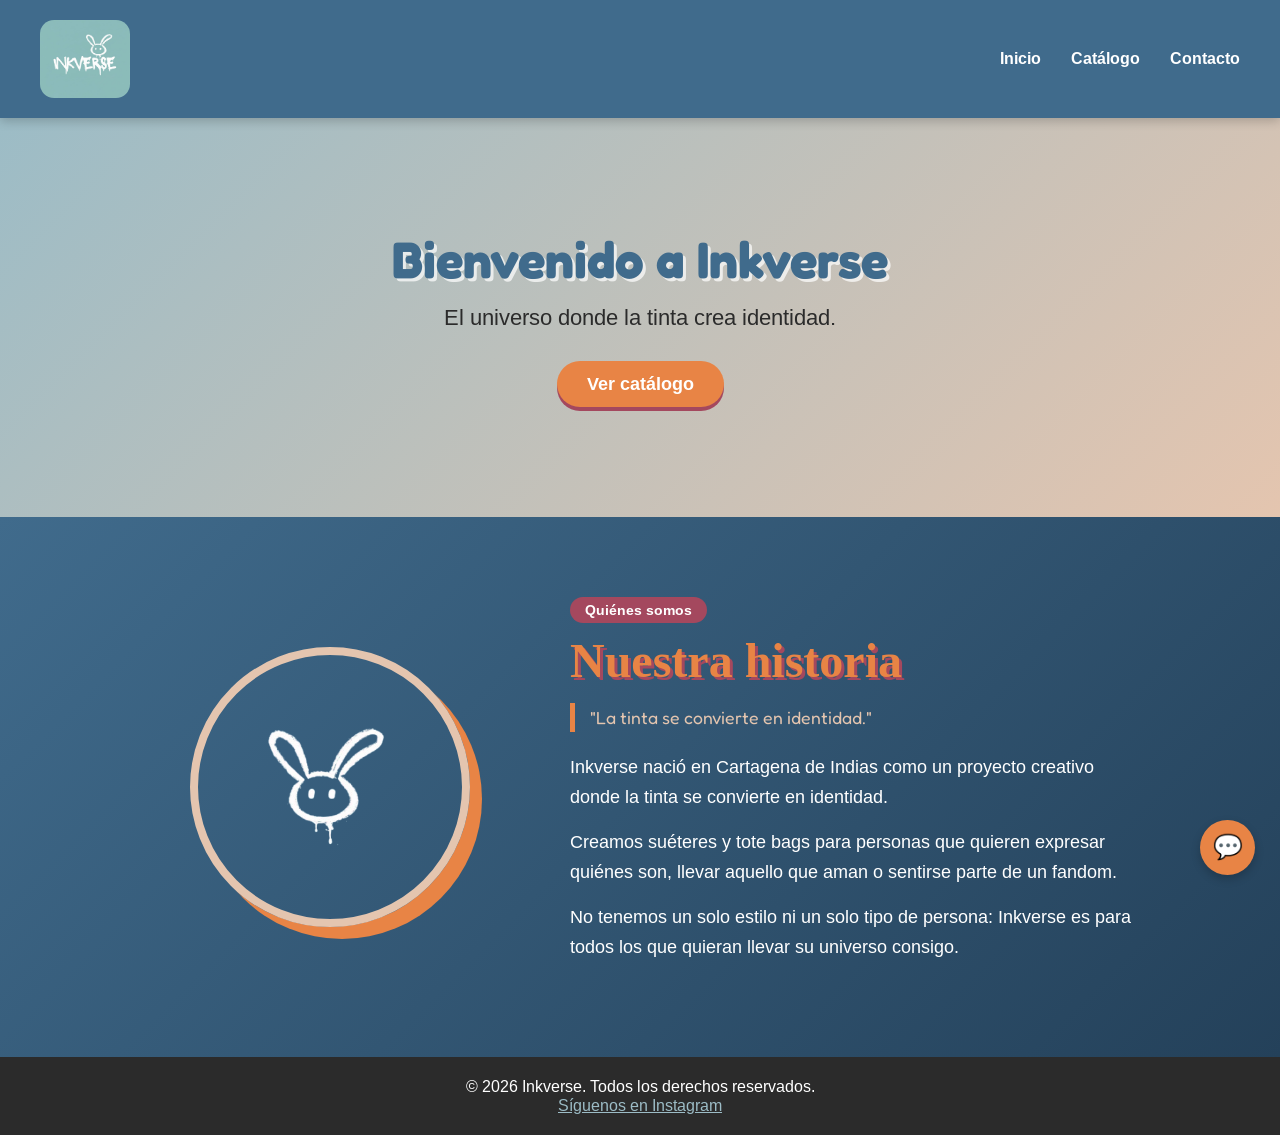
<file: index.html>
<!DOCTYPE html>
<html lang="es">
<head>
  <meta charset="UTF-8">
  <meta name="viewport" content="width=device-width, initial-scale=1.0">
  <title>Inkverse | Sueters y Totebags Personalizados</title>
  <link rel="icon" href="assets/conejo.png">
  <link rel="preconnect" href="https://fonts.googleapis.com">
<link href="https://fonts.googleapis.com/css2?family=Fredoka:wght@400;600;700&family=Arimo:wght@400;700&family=Permanent+Marker&display=swap" rel="stylesheet">
  <link rel="stylesheet" href="style.css">
</head>
 
<body>

  <!-- ENCABEZADO: el logo y el menú de navegación -->
  <header>
    <img src="assets/logo.png" alt="Logo Inkverse" class="logo">
    <nav>
      <ul>
        <li><a href="#inicio">Inicio</a></li>
        <li><a href="catalogo.html">Catálogo</a></li>
        <li><a href="contacto.html">Contacto</a></li>
      </ul>
    </nav>
  </header>

  <!-- HERO: lo primero y más grande que ve el usuario -->
  <section id="inicio" class="hero">
    <h1>Bienvenido a Inkverse</h1>
    <p>El universo donde la tinta crea identidad.</p>
    <a href="catalogo.html" class="btn">Ver catálogo</a>
  </section>

  <!-- SOBRE NOSOTROS: quiénes son -->
  <section class="sobre-nosotros">
    <div class="historia-contenedor">

      <div class="historia-imagen">
        <img src="assets/conejo.png" alt="Conejo mascota de Inkverse">
      </div>

      <div class="historia-texto">
        <span class="etiqueta">Quiénes somos</span>
        <h2>Nuestra historia</h2>
        <p class="frase-destacada">"La tinta se convierte en identidad."</p>
        <p>Inkverse nació en Cartagena de Indias como un proyecto creativo donde la tinta se convierte en identidad.</p>
        <p>Creamos suéteres y tote bags para personas que quieren expresar quiénes son, llevar aquello que aman o sentirse parte de un fandom.</p>
        <p>No tenemos un solo estilo ni un solo tipo de persona: Inkverse es para todos los que quieran llevar su universo consigo.</p>
      </div>

    </div>
  </section>

  <!-- PIE DE PÁGINA -->
  <footer>
    <p>&copy; 2026 Inkverse. Todos los derechos reservados.</p>
    <a href="https://www.instagram.com/inkverse_ctg" target="_blank">Síguenos en Instagram</a>
  </footer>
 <!-- CHATBOT -->
  <div id="chat-burbuja">💬</div>

  <div id="chat-caja" class="oculto">
    <div class="chat-header">
      <span>Inkbot 🐰</span>
      <span id="chat-cerrar">✕</span>
    </div>
    <div id="chat-mensajes"></div>
    <div class="chat-input-area">
      <input type="text" id="chat-input" placeholder="Escribe tu pregunta...">
      <button id="chat-enviar">➤</button>
    </div>
  </div>
   <script src="script.js"></script>
</body>
</html>
</file>
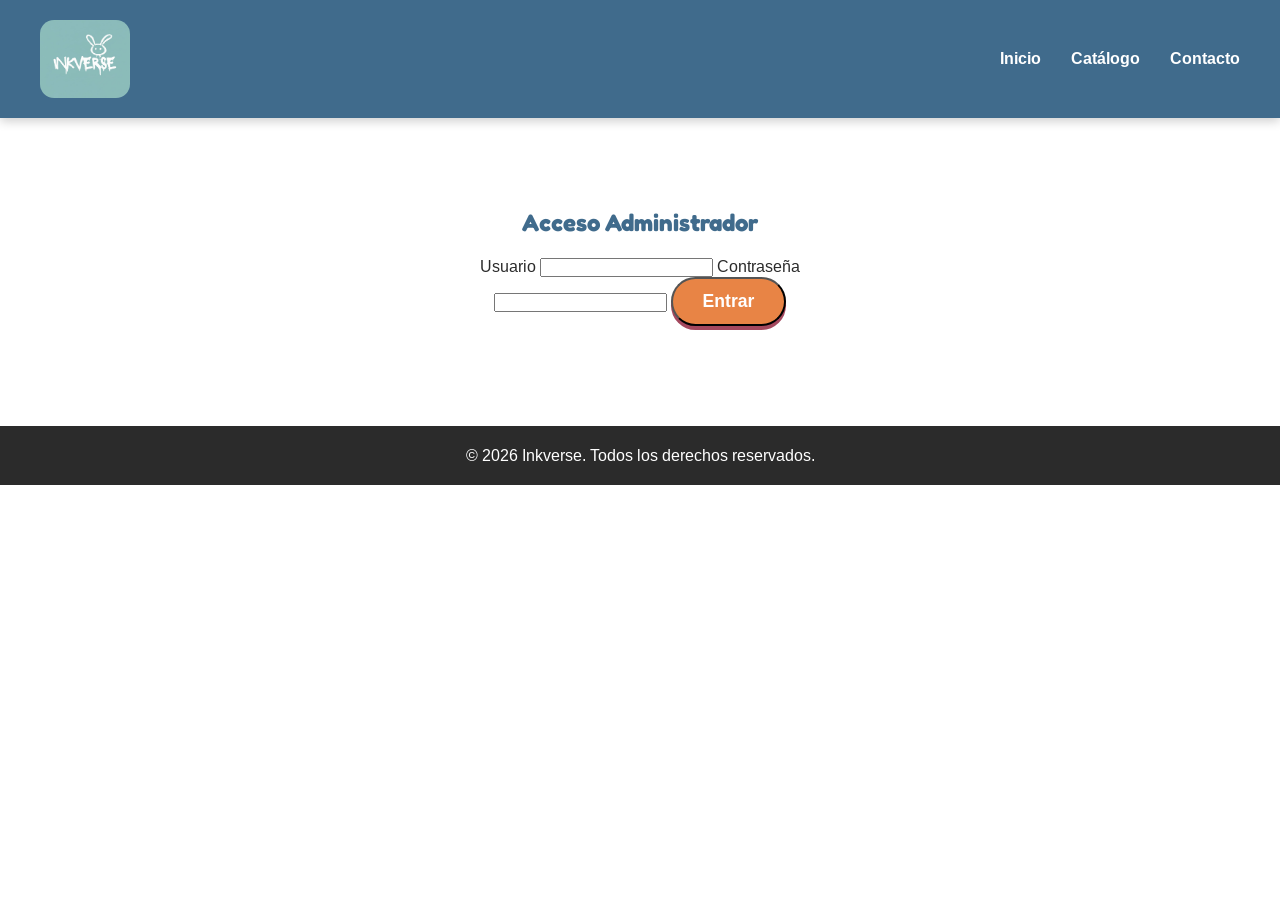
<file: admin.html>
<!DOCTYPE html>
<html lang="es">
<head>
  <meta charset="UTF-8">
  <meta name="viewport" content="width=device-width, initial-scale=1.0">
  <title>Admin | Inkverse</title>
  <link rel="preconnect" href="https://fonts.googleapis.com">
  <link href="https://fonts.googleapis.com/css2?family=Fredoka:wght@400;600;700&family=Arimo:wght@400;700&display=swap" rel="stylesheet">
  <link rel="stylesheet" href="style.css">
</head>
<body>

  <header>
    <img src="assets/logo.png" alt="Logo Inkverse" class="logo">
    <nav>
      <ul>
        <li><a href="index.html">Inicio</a></li>
        <li><a href="catalogo.html">Catálogo</a></li>
        <li><a href="contacto.html">Contacto</a></li>
      </ul>
    </nav>
  </header>

  <section class="admin-container">
    <h1>Acceso Administrador</h1>
    <form id="form-login">
      <label for="usuario">Usuario</label>
      <input type="text" id="usuario" required>

      <label for="clave">Contraseña</label>
      <input type="password" id="clave" required>

      <button type="submit" class="btn">Entrar</button>
      <p id="error-msg" class="error-msg"></p>
    </form>
  </section>

  <footer>
    <p>&copy; 2026 Inkverse. Todos los derechos reservados.</p>
  </footer>

  <script src="script.js"></script>
</body>
</html>
</file>
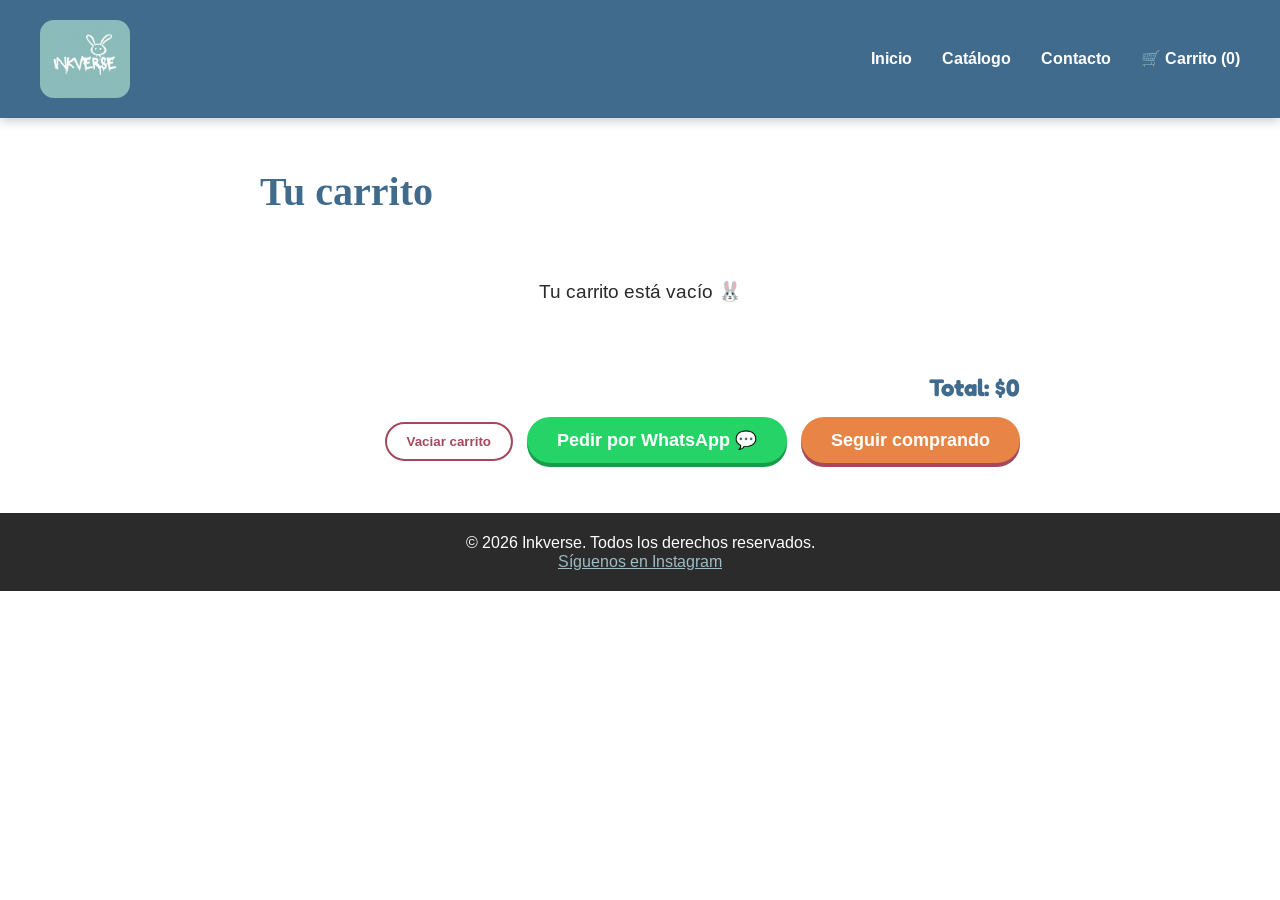
<file: carrito.html>
<!DOCTYPE html>
<html lang="es">
<head>
  <meta charset="UTF-8">
  <meta name="viewport" content="width=device-width, initial-scale=1.0">
  <title>Carrito | Inkverse</title>
  <link rel="icon" href="assets/conejo.png">
  <link rel="preconnect" href="https://fonts.googleapis.com">
  <link href="https://fonts.googleapis.com/css2?family=Fredoka:wght@400;600;700&family=Arimo:wght@400;700&family=Permanent+Marker&display=swap" rel="stylesheet">
  <link rel="stylesheet" href="style.css">
</head>
<body>

  <header>
    <img src="assets/logo.png" alt="Logo Inkverse" class="logo">
    <nav>
      <ul>
        <li><a href="index.html">Inicio</a></li>
        <li><a href="catalogo.html">Catálogo</a></li>
        <li><a href="contacto.html">Contacto</a></li>
        <li><a href="carrito.html">🛒 Carrito (<span id="contador-carrito">0</span>)</a></li>
      </ul>
    </nav>
  </header>

  <section class="carrito-container">
    <h1>Tu carrito</h1>

    <div id="carrito-lista"></div>

      <div class="carrito-resumen">
  <h2>Total: <span id="carrito-total">$0</span></h2>
  <button id="vaciar-carrito" class="btn-vaciar">Vaciar carrito</button>
  <button id="pedir-whatsapp" class="btn btn-whatsapp">Pedir por WhatsApp 💬</button>
  <a href="catalogo.html" class="btn">Seguir comprando</a>
</div>
  </section>

  <footer>
    <p>&copy; 2026 Inkverse. Todos los derechos reservados.</p>
    <a href="https://www.instagram.com/inkverse_ctg" target="_blank">Síguenos en Instagram</a>
  </footer>

  <script src="script.js"></script>
</body>
</html>
</file>
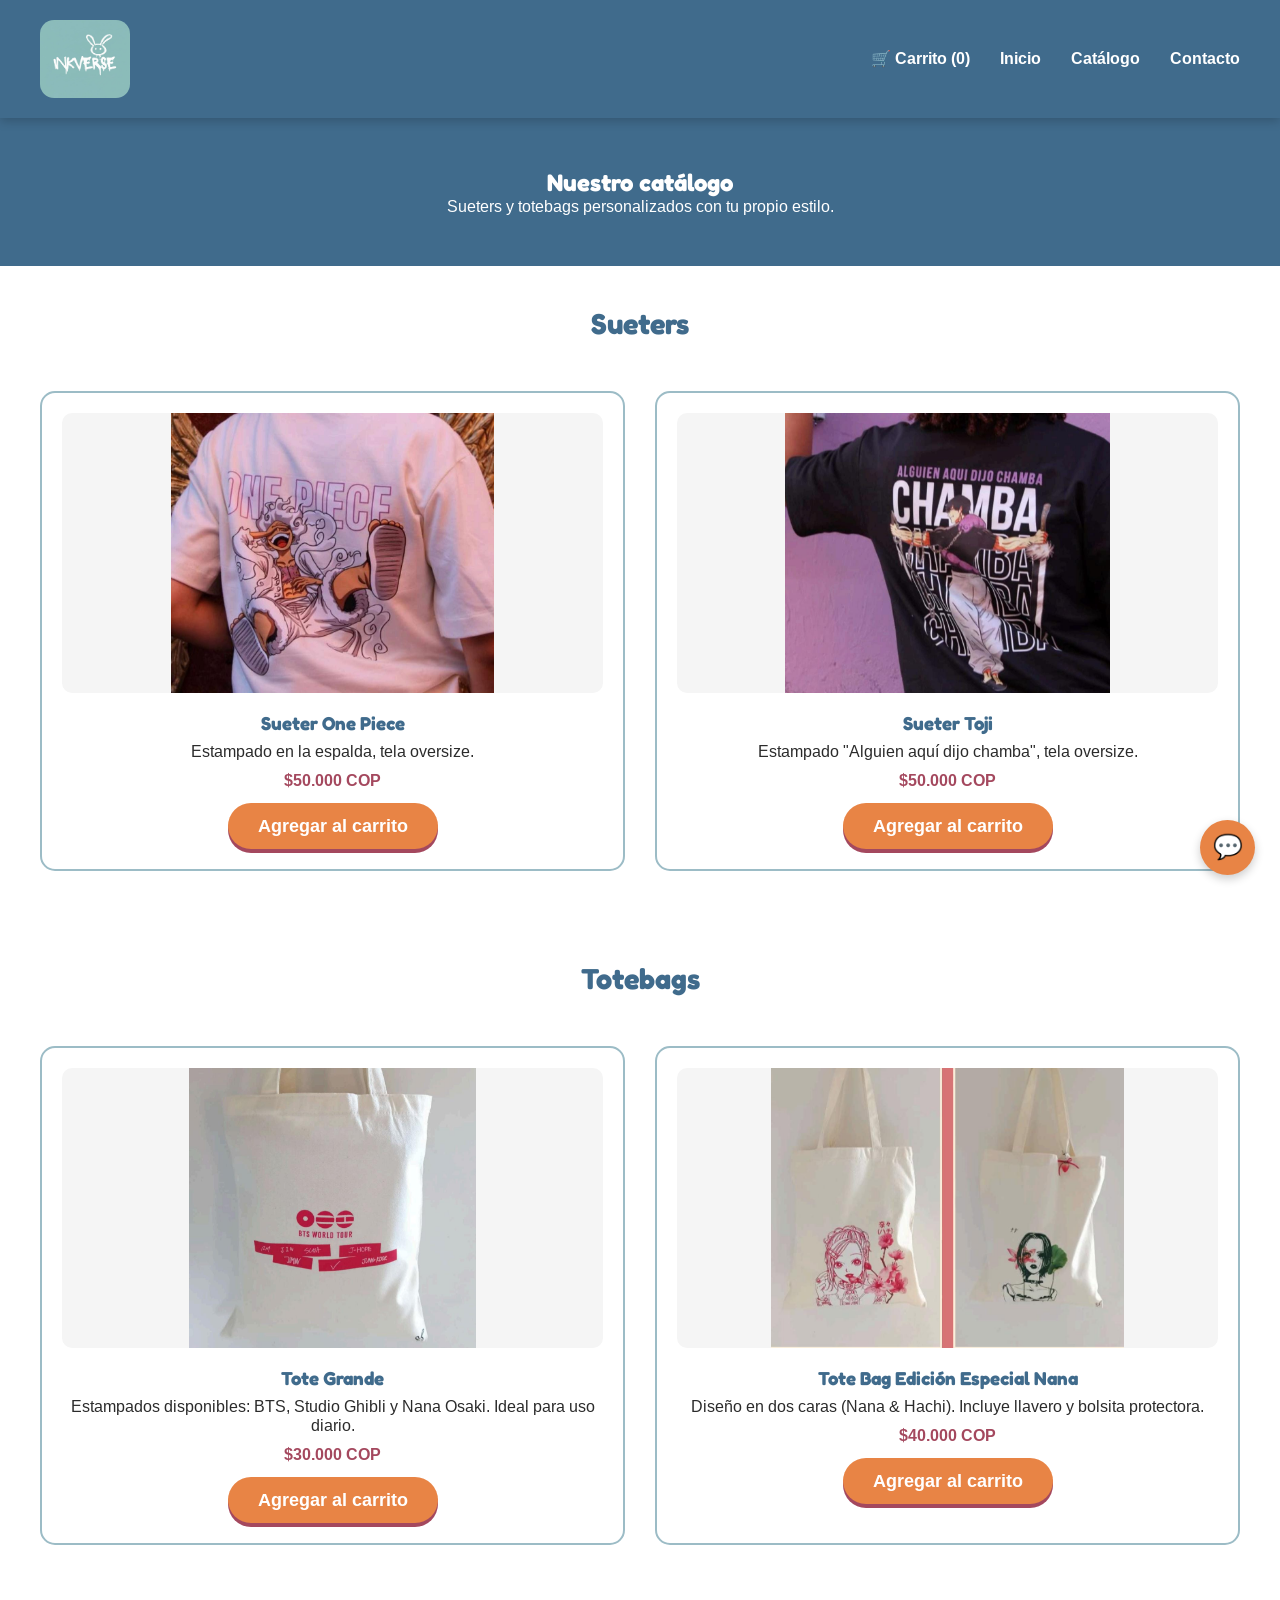
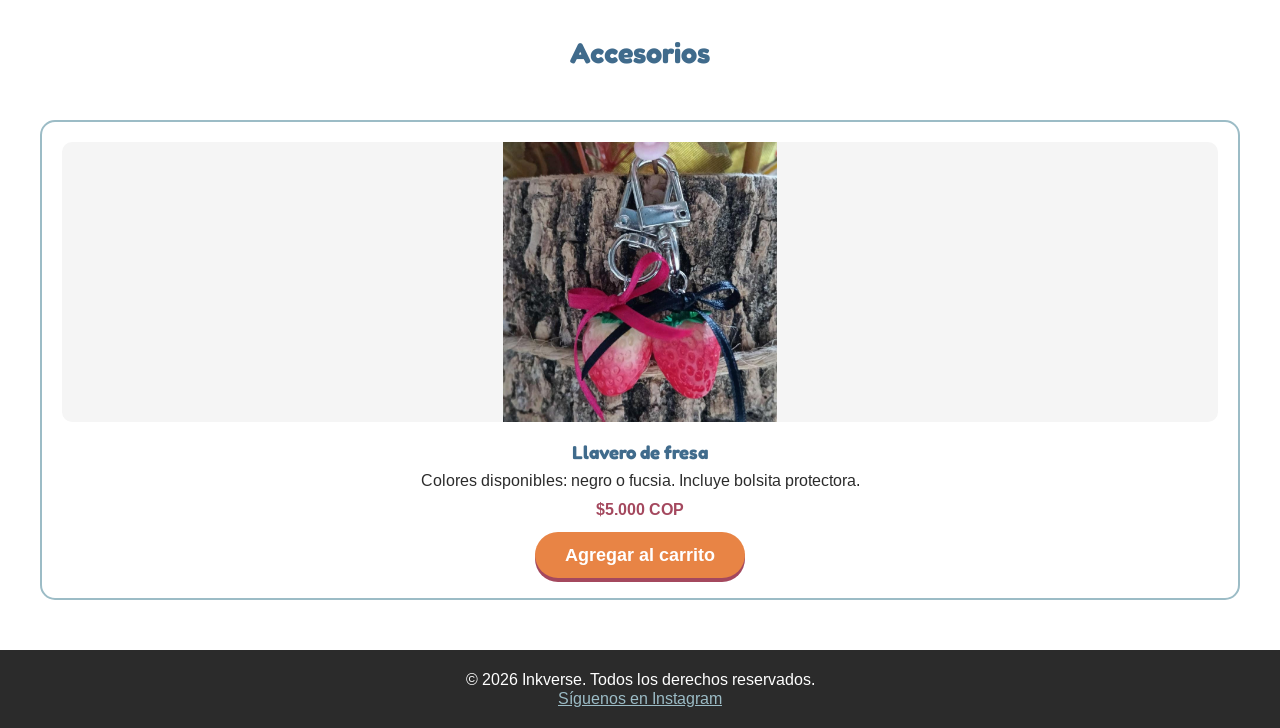
<file: catalogo.html>
<!DOCTYPE html>
<html lang="es">
<head>
  <meta charset="UTF-8">
  <meta name="viewport" content="width=device-width, initial-scale=1.0">
  <title>Catálogo | Inkverse</title>
  <link rel="preconnect" href="https://fonts.googleapis.com">
  <link href="https://fonts.googleapis.com/css2?family=Fredoka:wght@400;600;700&family=Arimo:wght@400;700&display=swap" rel="stylesheet">
  <link rel="stylesheet" href="style.css">
</head>
<body>

  <header>
    <img src="assets/logo.png" alt="Logo Inkverse" class="logo">
    <nav>
      <ul>
        <li><a href="carrito.html">🛒 Carrito (<span id="contador-carrito">0</span>)</a></li>
        <li><a href="index.html">Inicio</a></li>
        <li><a href="catalogo.html">Catálogo</a></li>
        <li><a href="contacto.html">Contacto</a></li>
      </ul>
    </nav>
  </header>

  <section class="catalogo-header">
    <h1>Nuestro catálogo</h1>
    <p>Sueters y totebags personalizados con tu propio estilo.</p>
  </section>


  <!-- SUETERS -->
  <h2 class="titulo-categoria">Sueters</h2>
  <section class="productos">

    <div class="producto-card">
      <img src="assets/sueter-onepiece.png" alt="Sueter One Piece">
      <h3>Sueter One Piece</h3>
      <p>Estampado en la espalda, tela oversize.</p>
      <span class="precio">$50.000 COP</span>
      <button class="btn btn-agregar" data-nombre="Sueter One Piece" data-precio="50000">Agregar al carrito</button>
    </div>

    <div class="producto-card">
      <img src="assets/sueter-toji.png" alt="Sueter Toji">
      <h3>Sueter Toji</h3>
      <p>Estampado "Alguien aquí dijo chamba", tela oversize.</p>
      <span class="precio">$50.000 COP</span>
      <button class="btn btn-agregar" data-nombre="Sueter Toji" data-precio="50000">Agregar al carrito</button>
    </div>

  </section>

  <!-- TOTEBAGS -->
  <h2 class="titulo-categoria">Totebags</h2>
  <section class="productos">

    <div class="producto-card">
      <img src="assets/tote-grande.png" alt="Tote Grande">
      <h3>Tote Grande</h3>
      <p>Estampados disponibles: BTS, Studio Ghibli y Nana Osaki. Ideal para uso diario.</p>
      <span class="precio">$30.000 COP</span>
      <button class="btn btn-agregar" data-nombre="Tote Grande" data-precio="30000">Agregar al carrito</button>
    </div>

    <div class="producto-card">
      <img src="assets/tote-nana.png" alt="Tote Bag Edición Especial Nana">
      <h3>Tote Bag Edición Especial Nana</h3>
      <p>Diseño en dos caras (Nana &amp; Hachi). Incluye llavero y bolsita protectora.</p>
      <span class="precio">$40.000 COP</span>
      <button class="btn btn-agregar" data-nombre="Tote Bag Edición Especial Nana" data-precio="40000">Agregar al carrito</button>
    </div>

  </section>

  <!-- ACCESORIOS -->
  <h2 class="titulo-categoria">Accesorios</h2>
  <section class="productos">

    <div class="producto-card">
      <img src="assets/llavero-fresa.png" alt="Llavero de fresa">
      <h3>Llavero de fresa</h3>
      <p>Colores disponibles: negro o fucsia. Incluye bolsita protectora.</p>
      <span class="precio">$5.000 COP</span>
      <button class="btn btn-agregar" data-nombre="Llavero de fresa" data-precio="5000">Agregar al carrito</button>
    </div>

  </section>
    <!-- copia y pega un "producto-card" más por cada producto que quieras agregar -->

  </section>

  <footer>
    <p>&copy; 2026 Inkverse. Todos los derechos reservados.</p>
    <a href="https://www.instagram.com/inkverse_ctg" target="_blank">Síguenos en Instagram</a>
  </footer>
     </footer>

     <!-- CHATBOT -->
     <div id="chat-burbuja">💬</div>

     <div id="chat-caja" class="oculto">
       <div class="chat-header">
         <span>Inkbot 🐰</span>
         <span id="chat-cerrar">✕</span>
       </div>
       <div id="chat-mensajes"></div>
       <div class="chat-input-area">
         <input type="text" id="chat-input" placeholder="Escribe tu pregunta...">
         <button id="chat-enviar">➤</button>
       </div>
     </div>

     <script src="script.js"></script>
   </body>
   </html>
</body>
</html>
</file>
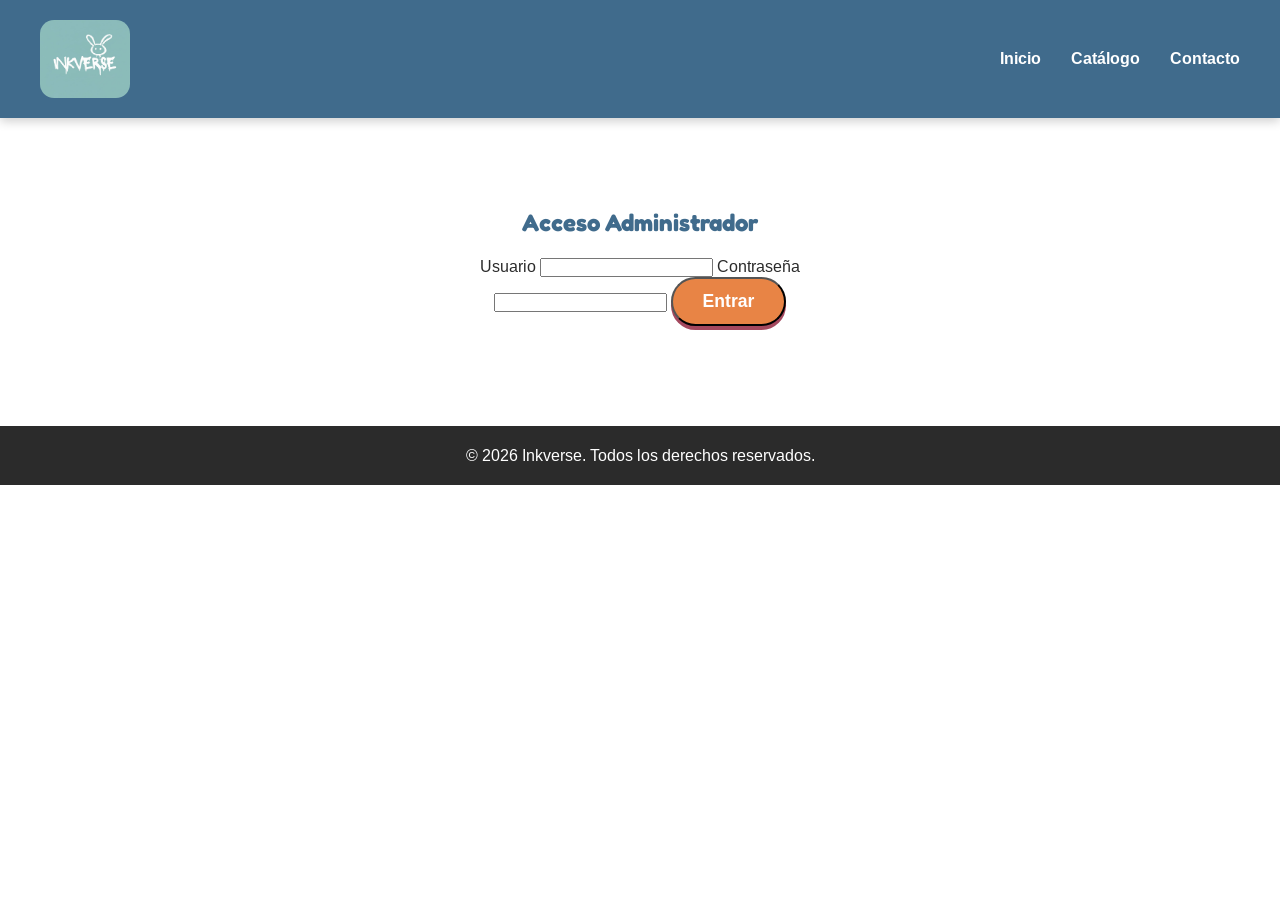
<file: panel.html>
<!DOCTYPE html>
<html lang="es">
<head>
  <meta charset="UTF-8">
  <meta name="viewport" content="width=device-width, initial-scale=1.0">
  <title>Panel Admin | Inkverse</title>
  <link rel="preconnect" href="https://fonts.googleapis.com">
  <link href="https://fonts.googleapis.com/css2?family=Fredoka:wght@400;600;700&family=Arimo:wght@400;700&display=swap" rel="stylesheet">
  <link rel="stylesheet" href="style.css">
</head>
<body>

  <header>
    <img src="assets/logo.png" alt="Logo Inkverse" class="logo">
    <nav>
      <ul>
        <li><a href="index.html">Inicio</a></li>
        <li><a href="catalogo.html">Catálogo</a></li>
        <li><a href="#" id="cerrar-sesion">Cerrar sesión</a></li>
      </ul>
    </nav>
  </header>

  <section class="panel-container">
    <h1>Panel de gestión Inkverse</h1>
    <p>Bienvenido, aquí puedes revisar el estado de tu tienda.</p>

    <div class="panel-cards">
      <div class="panel-card">
        <h3>Productos</h3>
        <p>5 productos activos en el catálogo.</p>
      </div>
      <div class="panel-card">
        <h3>Mensajes</h3>
        <p>Revisa las solicitudes en tu panel de Formspree.</p>
      </div>
      <div class="panel-card">
        <h3>Redes</h3>
        <p>Instagram: @inkverse_ctg</p>
      </div>
    </div>
  </section>

  <footer>
    <p>&copy; 2026 Inkverse. Todos los derechos reservados.</p>
  </footer>

  <script src="script.js"></script>
</body>
</html>
</file>
<file: style.css>
/* Esto afecta a TODA la imagen que tenga la clase "logo" */
.logo {
  width: 90px;
  height: auto;
  border-radius: 14px;
  transition: transform 0.3s;
}

.logo:hover {
  transform: rotate(-5deg) scale(1.1);
}
/* Reset básico: quita espacios raros que traen los navegadores por defecto */
* {
  margin: 0;
  padding: 0;
  box-sizing: border-box;
}

body {
  font-family: 'Arimo', sans-serif;
  color: #2b2b2b;
}

h1, h2, .logo-texto {
  font-family: 'Fredoka', sans-serif;
}

/* ---------- HEADER ---------- */
header {
  display: flex;
  justify-content: space-between;
  align-items: center;
  padding: 20px 40px;
  background-color: #406B8C; /* azul principal */
    position: sticky;   /* se queda pegado arriba al hacer scroll */
  top: 0;
  z-index: 100;
  box-shadow: 0 3px 10px rgba(0,0,0,0.2);
}

nav ul {
  display: flex;
  list-style: none;
  gap: 30px;
}

nav a {
  color: white;
  text-decoration: none;
  font-weight: 600;
}

nav a:hover {
  color: #E88445; /* naranja al pasar el mouse */
}

/* ---------- HERO ---------- */
.hero {
  background: linear-gradient(135deg, #9CBCC6 0%, #E4C5AF 100%);
  text-align: center;
  padding: 110px 20px;
}

.hero h1 {
  font-size: 3.2rem;
  color: #406B8C;
  margin-bottom: 15px;
  text-shadow: 3px 3px 0 rgba(255, 255, 255, 0.7);
}

.hero p {
  font-size: 1.4rem;
  margin-bottom: 30px;
}

.btn {
  display: inline-block;
  background-color: #E88445; /* naranja */
  color: white;
  padding: 12px 30px;
  border-radius: 30px;
  text-decoration: none;
  font-weight: 700;
  transition: background-color 0.3s;   box-shadow: 0 4px 0 #A4485E;
  font-size: 1.1rem;
}

.btn:hover {
  background-color: #A4485E; /* vino al pasar el mouse */
}

/* ---------- SOBRE NOSOTROS ---------- */
.sobre-nosotros {
  background: linear-gradient(135deg, #406B8C 0%, #24415a 100%);
  color: white;
  text-align: center;
  padding: 80px 20px;
}

.sobre-nosotros h2 {
  color: #A4485E;
  margin-bottom: 15px;
}

.sobre-nosotros p {
  max-width: 700px;
  margin: 0 auto 15px;
  line-height: 1.6;
}
.historia-contenedor {
  max-width: 1000px;
  margin: 0 auto;
  display: grid;
  grid-template-columns: 1fr 1.5fr;
  gap: 50px;
  align-items: center;
}

.historia-imagen img {
  width: 100%;
  max-width: 280px;
  aspect-ratio: 1 / 1;
  object-fit: cover;
  border-radius: 50%;
    border: 8px solid #E4C5AF;
  box-shadow: 12px 12px 0 #E88445;
  display: block;
  margin: 0 auto;
}

.historia-texto {
  text-align: left;
}

.historia-texto h2 {
  font-family: 'Permanent Marker', cursive;
  font-size: 3rem;
  color: #E88445;
  text-shadow: 3px 3px 0 #A4485E;
  margin-bottom: 10px;
}

.historia-texto p {
  max-width: none;
  margin: 0 0 15px;
  font-size: 1.1rem;
  line-height: 1.7;
}

.etiqueta {
  display: inline-block;
  background-color: #A4485E;
  color: white;
  padding: 5px 15px;
  border-radius: 20px;
  font-size: 0.85rem;
  font-weight: 700;
  margin-bottom: 10px;
}

.frase-destacada {
  font-family: 'Fredoka', sans-serif;
   font-size: 1.6rem;
  color: #E4C5AF;
  border-left: 5px solid #E88445;
  padding-left: 15px;
  margin: 15px 0 20px !important;
}
/* ---------- FOOTER ---------- */
footer {
  background-color: #2b2b2b;
  color: white;
  text-align: center;
  padding: 20px;
}

footer a {
  color: #9CBCC6;
}
/* ---------- CATÁLOGO ---------- */
.catalogo-header {
  background-color: #406B8C;
  color: white;
  text-align: center;
  padding: 50px 20px;
}
.titulo-categoria {
  font-family: 'Fredoka', sans-serif;
  color: #406B8C;
  text-align: center;
  margin-top: 40px;
  font-size: 1.8rem;
}

.productos {
  display: grid;
  grid-template-columns: repeat(auto-fit, minmax(220px, 1fr));
  gap: 30px;
  padding: 50px 40px;
}

.producto-card {
  background-color: white;
  border: 2px solid #9CBCC6;
  border-radius: 15px;
  padding: 20px;
  text-align: center;
  transition: transform 0.3s;
}

.producto-card:hover {
  transform: translateY(-8px); /* se levanta un poquito al pasar el mouse */
  border-color: #E88445;
}

.producto-card img {
  width: 100%;
  height: 280px;
  object-fit: contain;   /* muestra la imagen completa, sin recortar */
  background-color: #f5f5f5; /* fondo suave para que no se vea vacío a los lados */
  border-radius: 10px;
  margin-bottom: 15px;
}

.producto-card h3 {
  font-family: 'Fredoka', sans-serif;
  color: #406B8C;
  margin-bottom: 8px;
}

.precio {
  display: block;
  margin-top: 10px;
  font-weight: 700;
  color: #A4485E;
}
/* ---------- CONTACTO ---------- */
.contacto-header {
  background-color: #A4485E;
  color: white;
  text-align: center;
  padding: 50px 20px;
}

.form-container {
  max-width: 500px;
  margin: 50px auto;
  padding: 0 20px;
}

.form-container label {
  display: block;
  margin-top: 15px;
  margin-bottom: 5px;
  font-weight: 600;
  color: #406B8C;
}

.form-container input,
.form-container select,
.form-container textarea {
  width: 100%;
  padding: 10px;
  border: 2px solid #9CBCC6;
  border-radius: 8px;
  font-family: 'Arimo', sans-serif;
}

.form-container button {
  margin-top: 20px;
  border: none;
  cursor: pointer;
  width: 100%;
}
/* ---------- ADMIN ---------- */
.admin-container {
  max-width: 400px;
  margin: 60px auto;
  padding: 30px;
  text-align: center;
}

.admin-container h1 {
  color: #406B8C;
  margin-bottom: 20px;
}

.error-msg {
  color: #A4485E;
  margin-top: 10px;
  font-weight: 600;
}
.panel-container {
  max-width: 900px;
  margin: 50px auto;
  padding: 0 20px;
}

.panel-container h1 {
  color: #406B8C;
}

.panel-cards {
  display: grid;
  grid-template-columns: repeat(auto-fit, minmax(200px, 1fr));
  gap: 20px;
  margin-top: 30px;
}

.panel-card {
  background-color: #E4C5AF;
  padding: 20px;
  border-radius: 15px;
}

.panel-card h3 {
  font-family: 'Fredoka', sans-serif;
  color: #A4485E;
  margin-bottom: 10px;
}
/* ---------- CHATBOT ---------- */
.oculto {
  display: none !important;
}

#chat-burbuja {
  position: fixed;
  bottom: 25px;
  right: 25px;
  background-color: #E88445;
  color: white;
  width: 55px;
  height: 55px;
  border-radius: 50%;
  display: flex;
  align-items: center;
  justify-content: center;
  font-size: 1.5rem;
  cursor: pointer;
  box-shadow: 0 4px 10px rgba(0,0,0,0.2);
}

#chat-caja {
  position: fixed;
  bottom: 25px;
  right: 25px;
  width: 300px;
  height: 400px;
  background-color: white;
  border-radius: 15px;
  box-shadow: 0 4px 15px rgba(0,0,0,0.25);
  display: flex;
  flex-direction: column;
  overflow: hidden;
}

.chat-header {
  background-color: #406B8C;
  color: white;
  padding: 12px 15px;
  display: flex;
  justify-content: space-between;
  font-family: 'Fredoka', sans-serif;
  cursor: pointer;
}

#chat-mensajes {
  flex: 1;
  padding: 10px;
  overflow-y: auto;
  display: flex;
  flex-direction: column;
  gap: 8px;
}

.mensaje {
  padding: 8px 12px;
  border-radius: 12px;
  max-width: 80%;
  font-size: 0.9rem;
}

.mensaje.bot {
  background-color: #9CBCC6;
  color: #2b2b2b;
  align-self: flex-start;
}

.mensaje.usuario {
  background-color: #E88445;
  color: white;
  align-self: flex-end;
}

.chat-input-area {
  display: flex;
  border-top: 1px solid #ddd;
}

.chat-input-area input {
  flex: 1;
  border: none;
  padding: 10px;
  font-family: 'Arimo', sans-serif;
}

.chat-input-area button {
  background-color: #E88445;
  color: white;
  border: none;
  padding: 0 15px;
  cursor: pointer;
}
.btn-agregar {
  border: none;
  cursor: pointer;
  margin-top: 12px;
  font-family: 'Arimo', sans-serif;
}
/* ---------- CARRITO ---------- */
.carrito-container {
  max-width: 800px;
  margin: 50px auto;
  padding: 0 20px;
}

.carrito-container h1 {
  font-family: 'Permanent Marker', cursive;
  color: #406B8C;
  font-size: 2.5rem;
  margin-bottom: 25px;
}

.carrito-item {
  display: grid;
  grid-template-columns: 2fr 1fr 1fr auto;
  gap: 15px;
  align-items: center;
  background-color: white;
  border: 2px solid #9CBCC6;
  border-radius: 15px;
  padding: 15px 20px;
  margin-bottom: 15px;
}

.carrito-info h3 {
  font-family: 'Fredoka', sans-serif;
  color: #406B8C;
}

.carrito-cantidad {
  display: flex;
  align-items: center;
  gap: 10px;
}

.carrito-cantidad button,
.quitar {
  background-color: #E4C5AF;
  border: none;
  border-radius: 50%;
  width: 30px;
  height: 30px;
  cursor: pointer;
  font-weight: 700;
}

.carrito-cantidad button:hover,
.quitar:hover {
  background-color: #E88445;
  color: white;
}

.carrito-subtotal {
  font-weight: 700;
  color: #A4485E;
}

.carrito-vacio {
  text-align: center;
  padding: 40px;
  font-size: 1.2rem;
}

.carrito-resumen {
  text-align: right;
  margin-top: 30px;
}

.carrito-resumen h2 {
  color: #406B8C;
  margin-bottom: 15px;
}

.btn-vaciar {
  background: none;
  border: 2px solid #A4485E;
  color: #A4485E;
  padding: 10px 20px;
  border-radius: 30px;
  cursor: pointer;
  margin-right: 10px;
  font-weight: 700;
}
.btn-whatsapp {
  background-color: #25D366;
  border: none;
  cursor: pointer;
  box-shadow: 0 4px 0 #1a9b4b;
  font-family: 'Arimo', sans-serif;
  margin-right: 10px;
}

.btn-whatsapp:hover {
  background-color: #1ebe5a;
}
.aviso-form {
  margin-top: 15px;
  text-align: center;
  font-weight: 700;
  color: #406B8C;
}
.chat-rapidas {
  display: flex;
  flex-wrap: wrap;
  gap: 6px;
  padding: 8px 10px;
  background-color: #faf6f2;
  border-top: 1px solid #eee;
}

.chat-rapidas button {
  background-color: white;
  border: 2px solid #E88445;
  color: #A4485E;
  border-radius: 20px;
  padding: 4px 10px;
  font-size: 0.8rem;
  font-weight: 700;
  font-family: 'Arimo', sans-serif;
  cursor: pointer;
}

.chat-rapidas button:hover {
  background-color: #E88445;
  color: white;
}
/* ---------- RESPONSIVE (pantallas pequeñas) ---------- */
@media (max-width: 600px) {
  header {
    flex-direction: column;
    gap: 15px;
    padding: 15px 20px;
      .historia-contenedor {
    grid-template-columns: 1fr;
    gap: 30px;
  }
    .carrito-item {
    grid-template-columns: 1fr 1fr;
  }
  }

  nav ul {
    gap: 15px;
    flex-wrap: wrap;
    justify-content: center;
  }

  .hero h1 {
    font-size: 1.8rem;
  }

  #chat-caja {
    width: 85vw;
    right: 7.5vw;
  }
}
</file>
